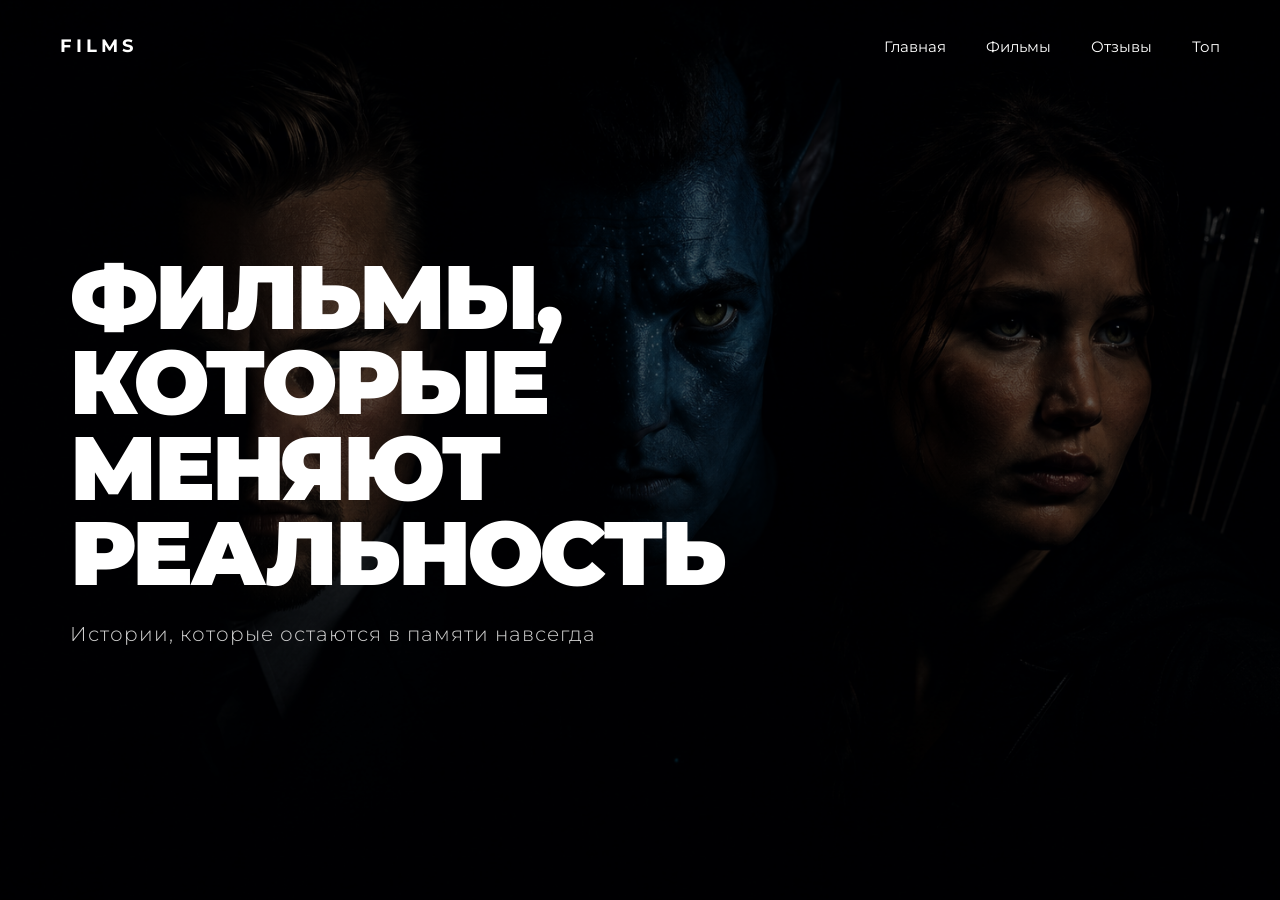
<file: index.html>
<!DOCTYPE html>
<html lang="ru">
<head>

    <meta charset="UTF-8">
    <meta name="viewport" content="width=device-width, initial-scale=1.0">

    <title>Фильмы</title>

    <link rel="stylesheet" href="./style.css">

    <!-- Шрифты -->

    <link rel="preconnect" href="https://fonts.googleapis.com">

    <link href="https://fonts.googleapis.com/css2?family=Montserrat:wght@300;400;700;900&display=swap" rel="stylesheet">

</head>

<body>

    <header>

        <nav class="navbar">

            <div class="logo">
                FILMS
            </div>

            <ul class="nav-links">

                <li><a href="index.html">Главная</a></li>
                <li><a href="movies.html">Фильмы</a></li>
                <li><a href="reviews.html">Отзывы</a></li>
                <li><a href="top.html">Топ</a></li>

            </ul>

        </nav>

    </header>

    <main class="hero">

        <div class="overlay"></div>

        <div class="hero-content">

            <h1>
                ФИЛЬМЫ,<br>
                КОТОРЫЕ<br>
                МЕНЯЮТ<br>
                РЕАЛЬНОСТЬ
            </h1>

            <p>
                Истории, которые остаются в памяти навсегда
            </p>

        </div>

    </main>

</body>
</html>
</file>
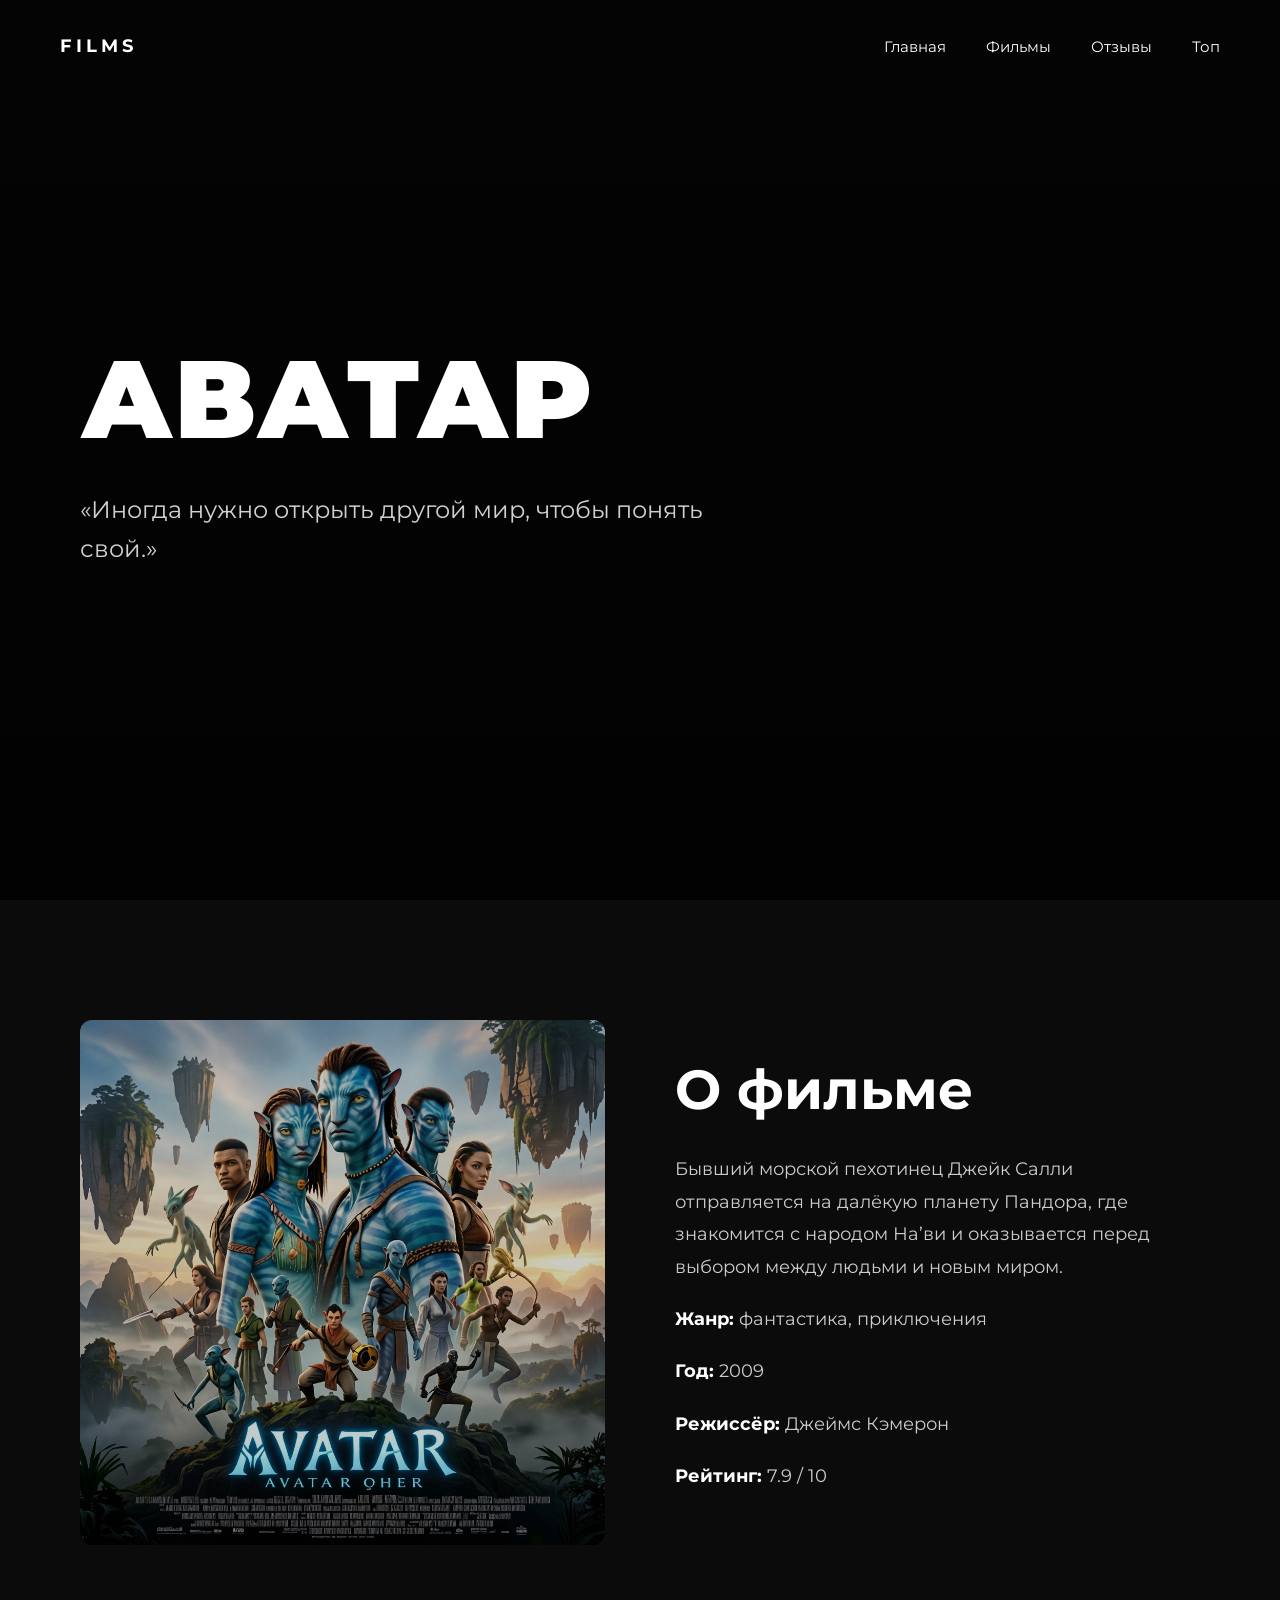
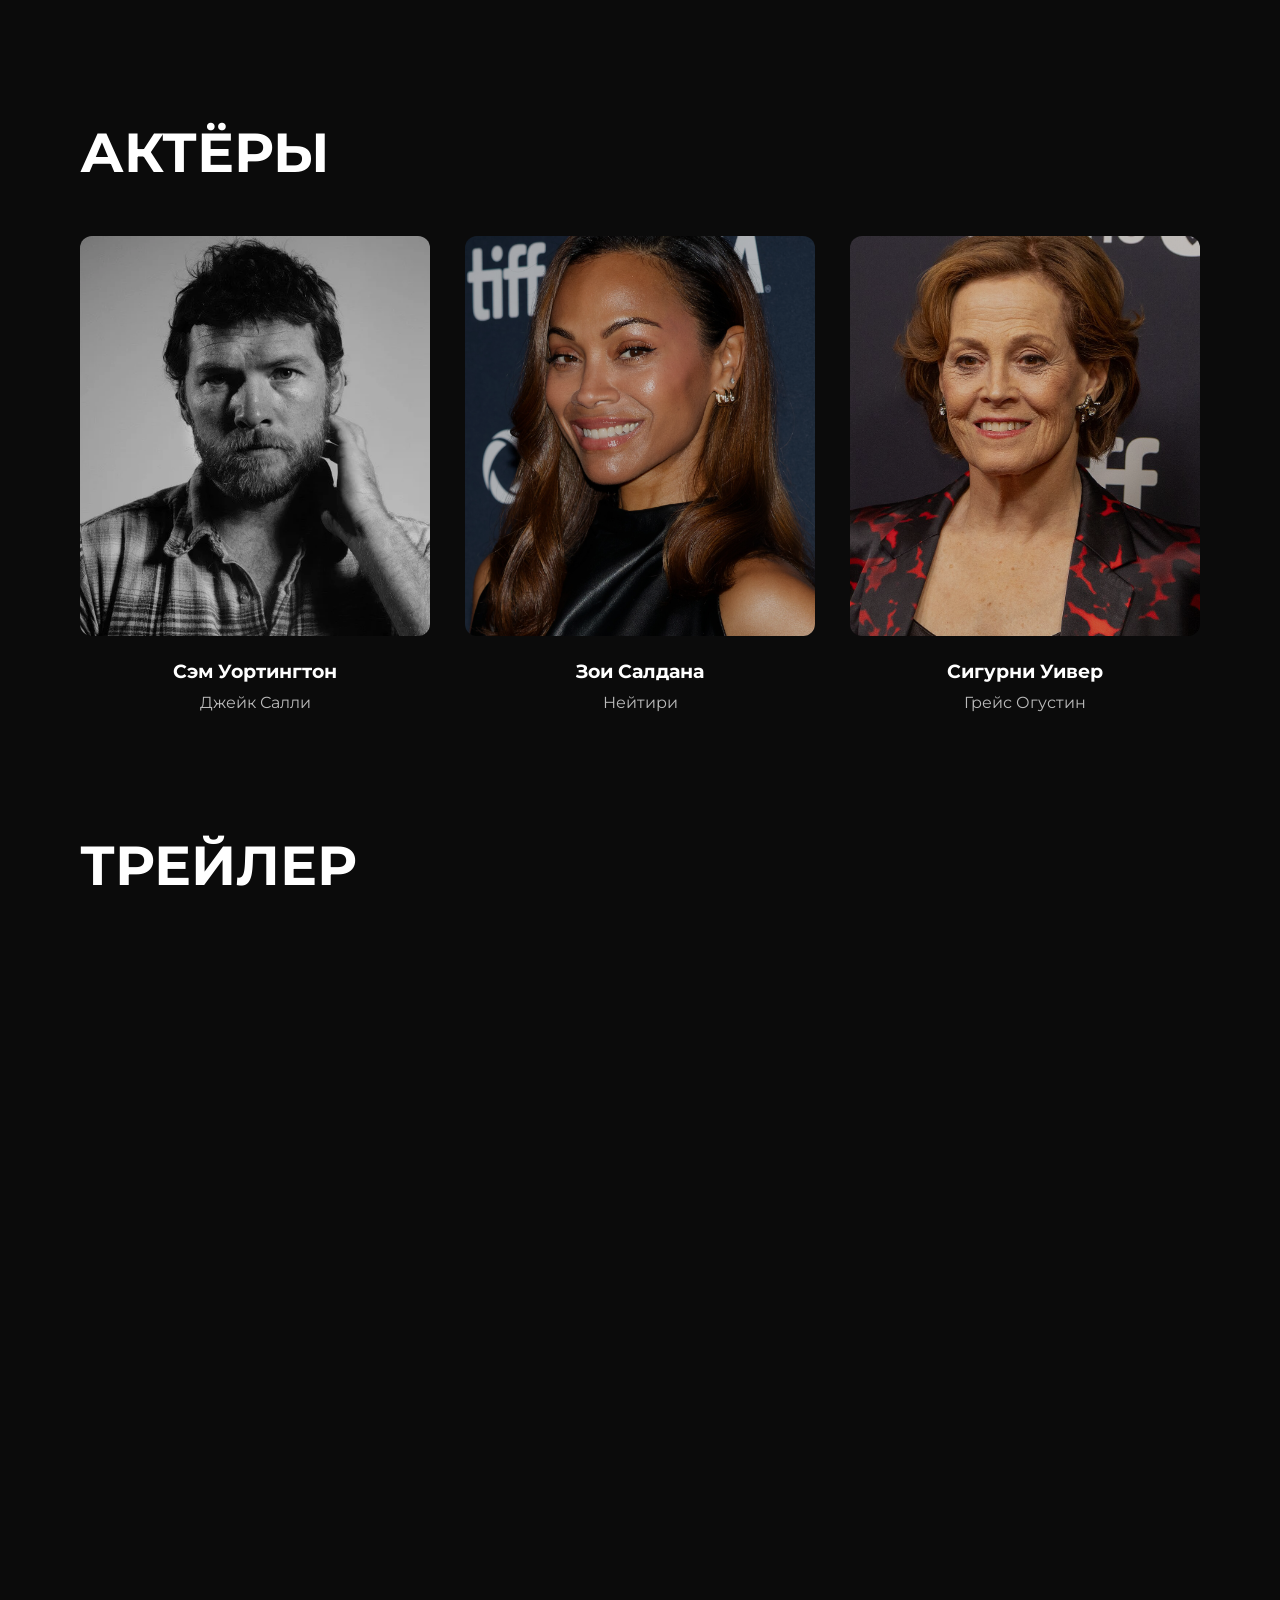
<file: avatar.html>
<!DOCTYPE html>
<html lang="ru">
<head>

    <meta charset="UTF-8">
    <meta name="viewport" content="width=device-width, initial-scale=1.0">

    <title>Аватар</title>

    <link rel="stylesheet" href="./style.css">

    <!-- Шрифты -->

    <link rel="preconnect" href="https://fonts.googleapis.com">

    <link href="https://fonts.googleapis.com/css2?family=Montserrat:wght@300;400;700;900&display=swap" rel="stylesheet">

</head>

<body class="avatar-page">

    <!-- НАВИГАЦИЯ -->

    <header>

        <nav class="navbar">

            <div class="logo">
                FILMS
            </div>

            <ul class="nav-links">

                <li><a href="index.html">Главная</a></li>
                <li><a href="movies.html">Фильмы</a></li>
                <li><a href="reviews.html">Отзывы</a></li>
                <li><a href="top.html">Топ</a></li>

            </ul>

        </nav>

    </header>

    <!-- БАННЕР -->

    <main class="movie-hero">

        <div class="hero-overlay"></div>

        <div class="movie-content">

            <h1>АВАТАР</h1>

            <p class="quote">
                «Иногда нужно открыть другой мир,
                чтобы понять свой.»
            </p>

        </div>

    </main>

    <!-- ИНФОРМАЦИЯ -->

    <section class="movie-info-section">

        <div class="info-left">

            <img src="avatar.jpeg" alt="Аватар">

        </div>

        <div class="info-right">

            <h2>О фильме</h2>

            <p>
                Бывший морской пехотинец Джейк Салли
                отправляется на далёкую планету Пандора,
                где знакомится с народом На’ви и оказывается
                перед выбором между людьми и новым миром.
            </p>

            <div class="movie-details">

                <p><span>Жанр:</span> фантастика, приключения</p>

                <p><span>Год:</span> 2009</p>

                <p><span>Режиссёр:</span> Джеймс Кэмерон</p>

                <p><span>Рейтинг:</span> 7.9 / 10</p>

            </div>

        </div>

    </section>

    <!-- АКТЁРЫ -->

    <section class="actors-section">

        <h2>АКТЁРЫ</h2>

        <div class="actors-container">

            <div class="actor-card">

                <img src="./sam.webp" alt="Сэм Уортингтон">

                <h3>Сэм Уортингтон</h3>

                <p>Джейк Салли</p>

            </div>

            <div class="actor-card">

                <img src="./zoe.jpg" alt="Зои Салдана">

                <h3>Зои Салдана</h3>

                <p>Нейтири</p>

            </div>

            <div class="actor-card">

                <img src="./sigourney.jpg" alt="Сигурни Уивер">

                <h3>Сигурни Уивер</h3>

                <p>Грейс Огустин</p>

            </div>

        </div>

    </section>

    <!-- ТРЕЙЛЕР -->

    <section class="trailer-section">

        <h2>ТРЕЙЛЕР</h2>

        <div class="trailer">

            <iframe
    src="https://rutube.ru/play/embed/2e29e62d4d7f289518bfab46945f761f"
    frameborder="0"
    allowfullscreen>
</iframe>

        </div>

    </section>

</body>
</html>
</file>
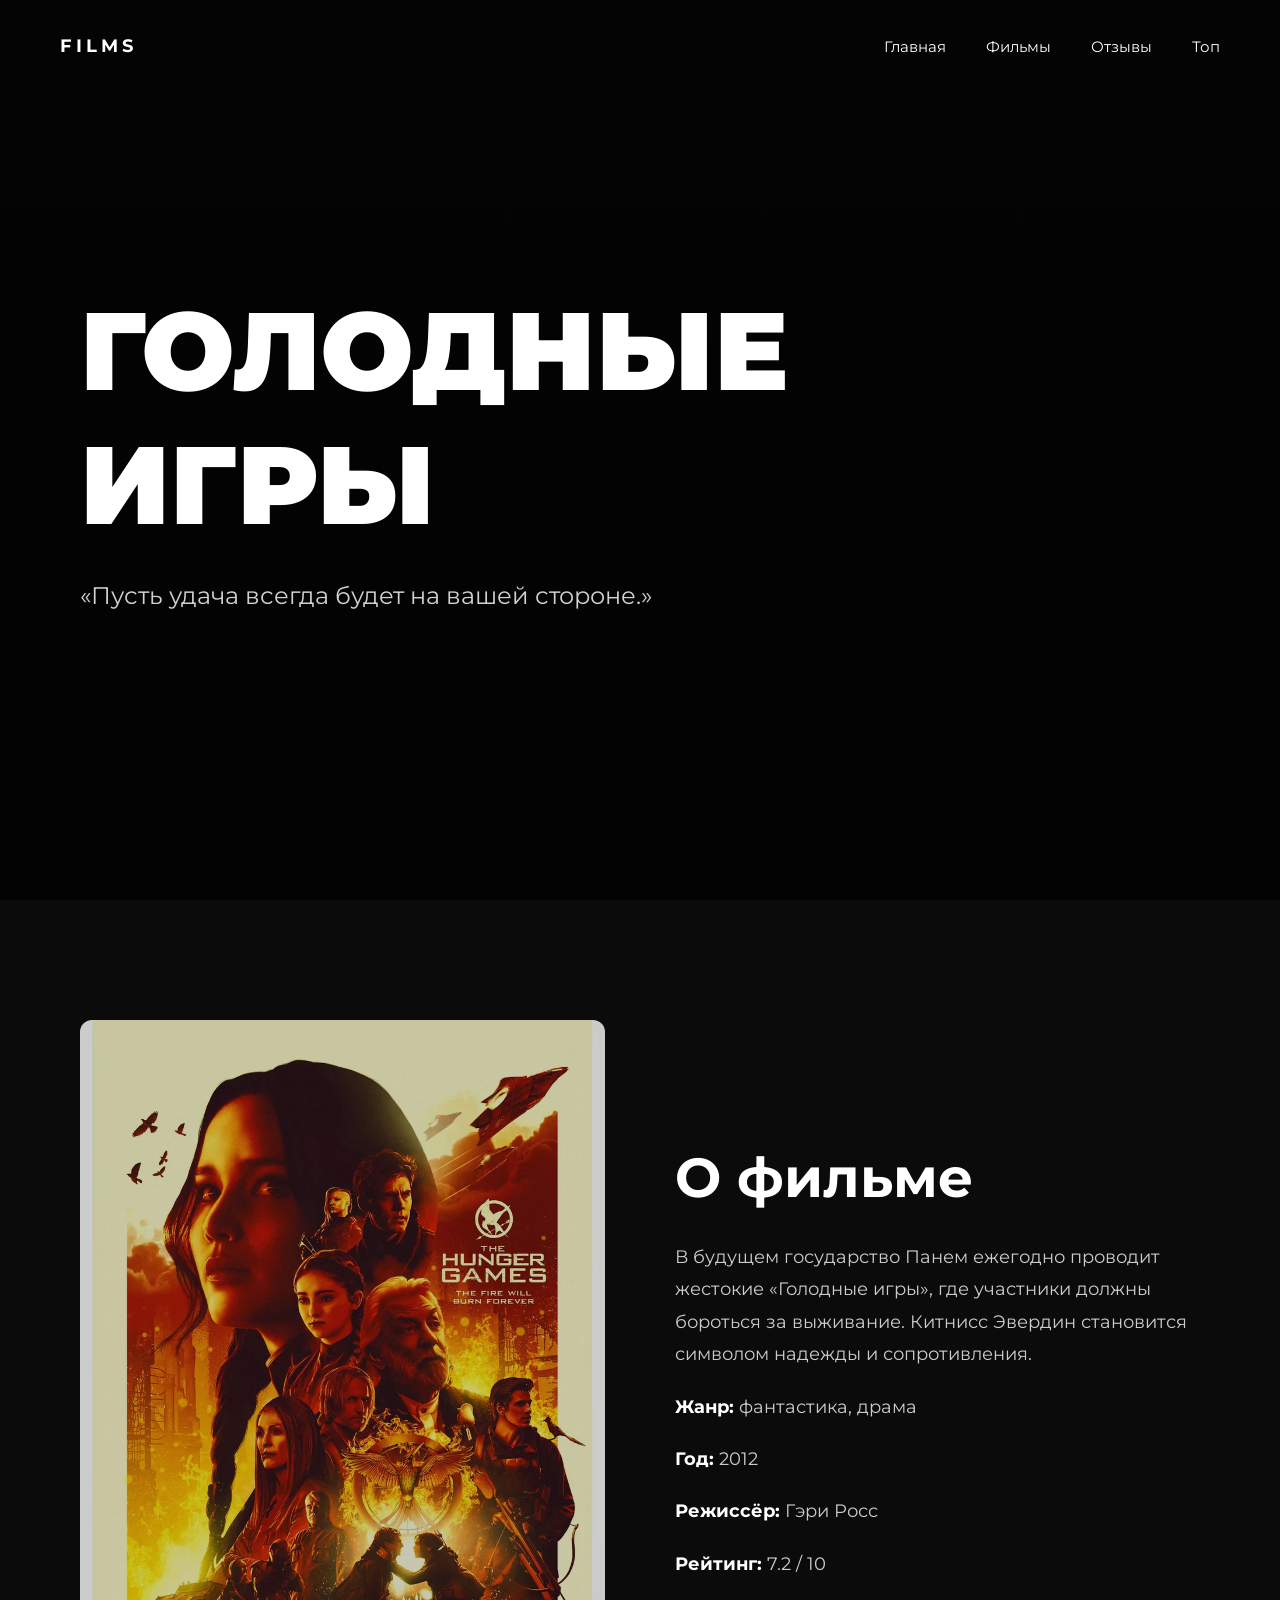
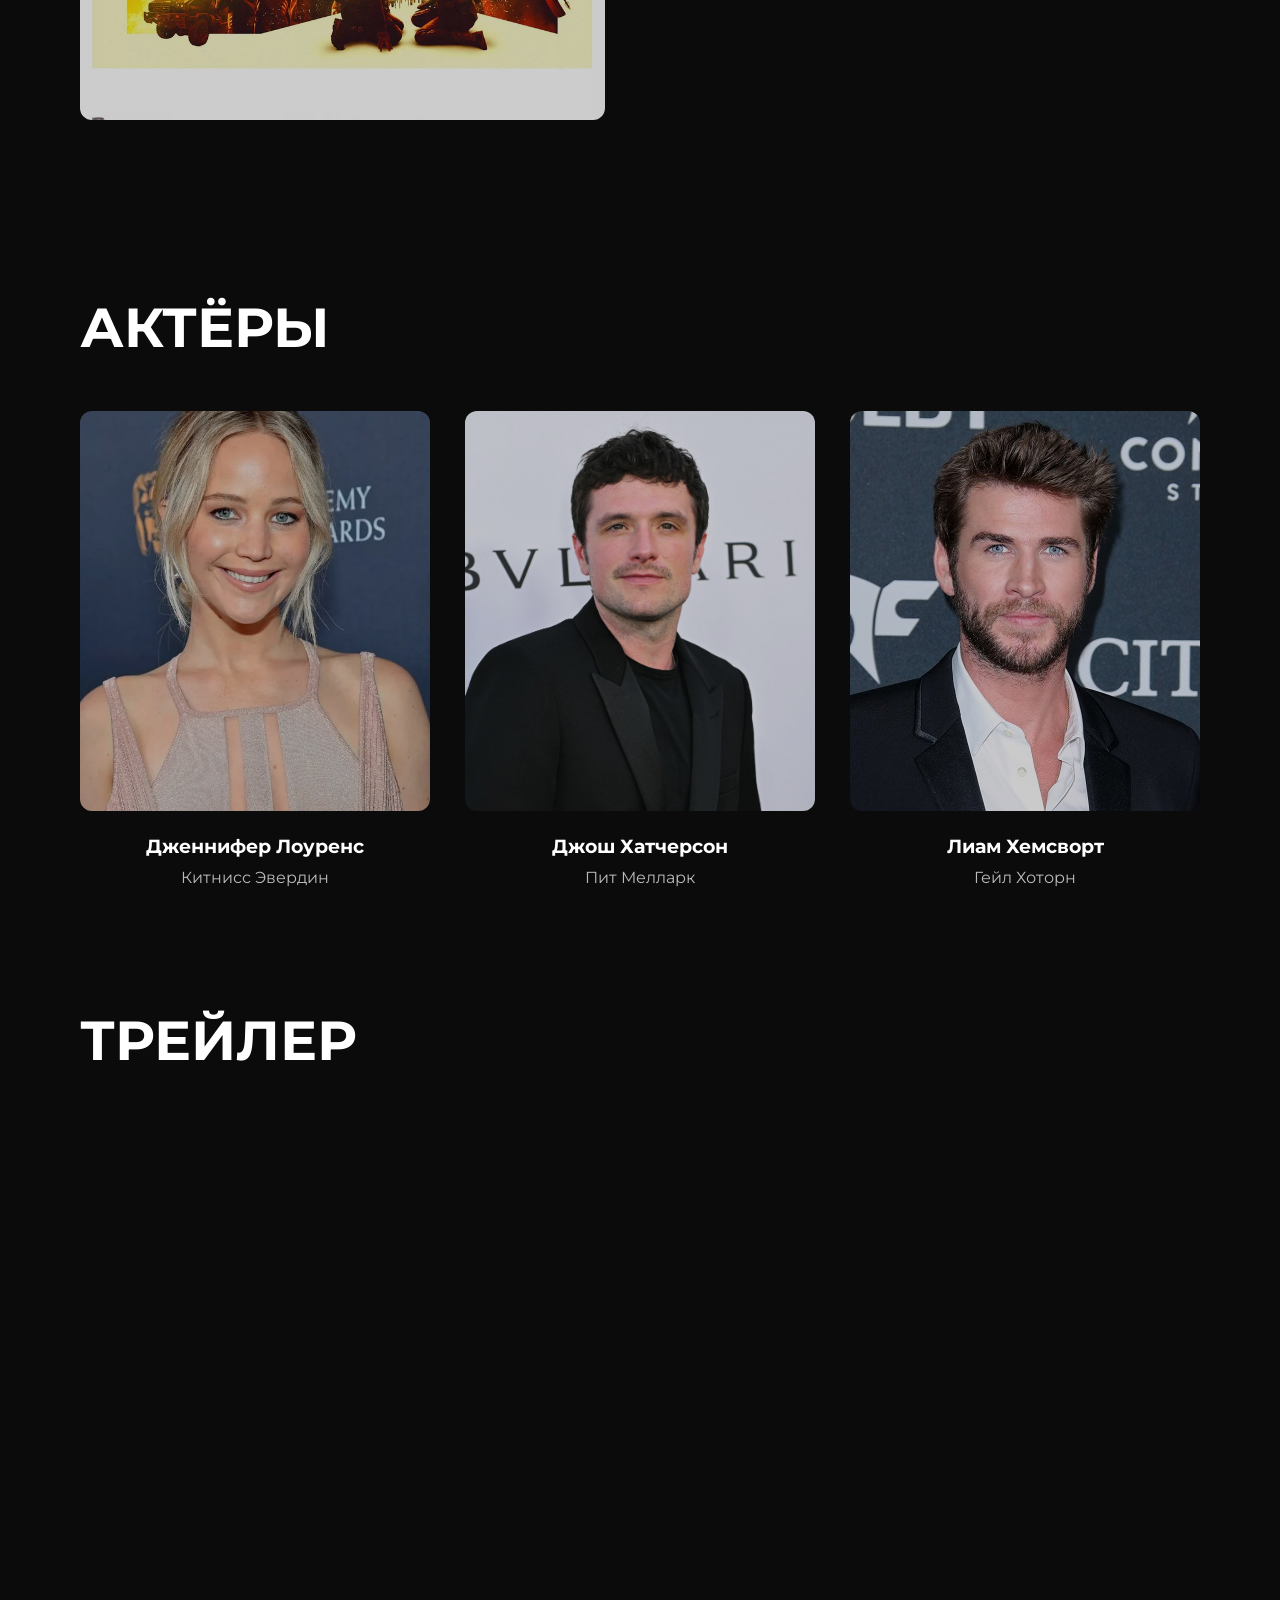
<file: hungergames.html>
<!DOCTYPE html>
<html lang="ru">
<head>

    <meta charset="UTF-8">
    <meta name="viewport" content="width=device-width, initial-scale=1.0">

    <title>Голодные игры</title>

    <link rel="stylesheet" href="./style.css">

    <!-- Шрифты -->

    <link rel="preconnect" href="https://fonts.googleapis.com">

    <link href="https://fonts.googleapis.com/css2?family=Montserrat:wght@300;400;700;900&display=swap" rel="stylesheet">

</head>

<body class="avatar-page">

    <!-- НАВИГАЦИЯ -->

    <header>

        <nav class="navbar">

            <div class="logo">
                FILMS
            </div>

            <ul class="nav-links">

                <li><a href="index.html">Главная</a></li>
                <li><a href="movies.html">Фильмы</a></li>
                <li><a href="reviews.html">Отзывы</a></li>
                <li><a href="top.html">Топ</a></li>

            </ul>

        </nav>

    </header>

    <!-- БАННЕР -->

    <main class="movie-hero hunger-hero">

        <div class="hero-overlay"></div>

        <div class="movie-content">

            <h1>ГОЛОДНЫЕ ИГРЫ</h1>

            <p class="quote">
                «Пусть удача всегда будет на вашей стороне.»
            </p>

        </div>

    </main>

    <!-- ИНФОРМАЦИЯ -->

    <section class="movie-info-section">

        <div class="info-left">

            <img src="./Hunger.webp" alt="Голодные игры">

        </div>

        <div class="info-right">

            <h2>О фильме</h2>

            <p>
                В будущем государство Панем ежегодно
                проводит жестокие «Голодные игры»,
                где участники должны бороться
                за выживание. Китнисс Эвердин
                становится символом надежды
                и сопротивления.
            </p>

            <div class="movie-details">

                <p><span>Жанр:</span> фантастика, драма</p>

                <p><span>Год:</span> 2012</p>

                <p><span>Режиссёр:</span> Гэри Росс</p>

                <p><span>Рейтинг:</span> 7.2 / 10</p>

            </div>

        </div>

    </section>

    <!-- АКТЁРЫ -->

    <section class="actors-section">

        <h2>АКТЁРЫ</h2>

        <div class="actors-container">

            <div class="actor-card">

                <img src="./jenifer.webp" alt="Дженнифер Лоуренс">

                <h3>Дженнифер Лоуренс</h3>

                <p>Китнисс Эвердин</p>

            </div>

            <div class="actor-card">

                <img src="josh.jpg" alt="Джош Хатчерсон">

                <h3>Джош Хатчерсон</h3>

                <p>Пит Мелларк</p>

            </div>

            <div class="actor-card">

                <img src="./liam.jpg" alt="Лиам Хемсворт">

                <h3>Лиам Хемсворт</h3>

                <p>Гейл Хоторн</p>

            </div>

        </div>

    </section>

    <!-- ТРЕЙЛЕР -->

    <section class="trailer-section">

        <h2>ТРЕЙЛЕР</h2>

        <div class="trailer">

            <iframe
    src="https://rutube.ru/play/embed/71acc3103b4887f6f30a72d694058108/"
    frameborder="0"
    allowfullscreen>
</iframe>

        </div>

    </section>

</body>
</html>
</file>
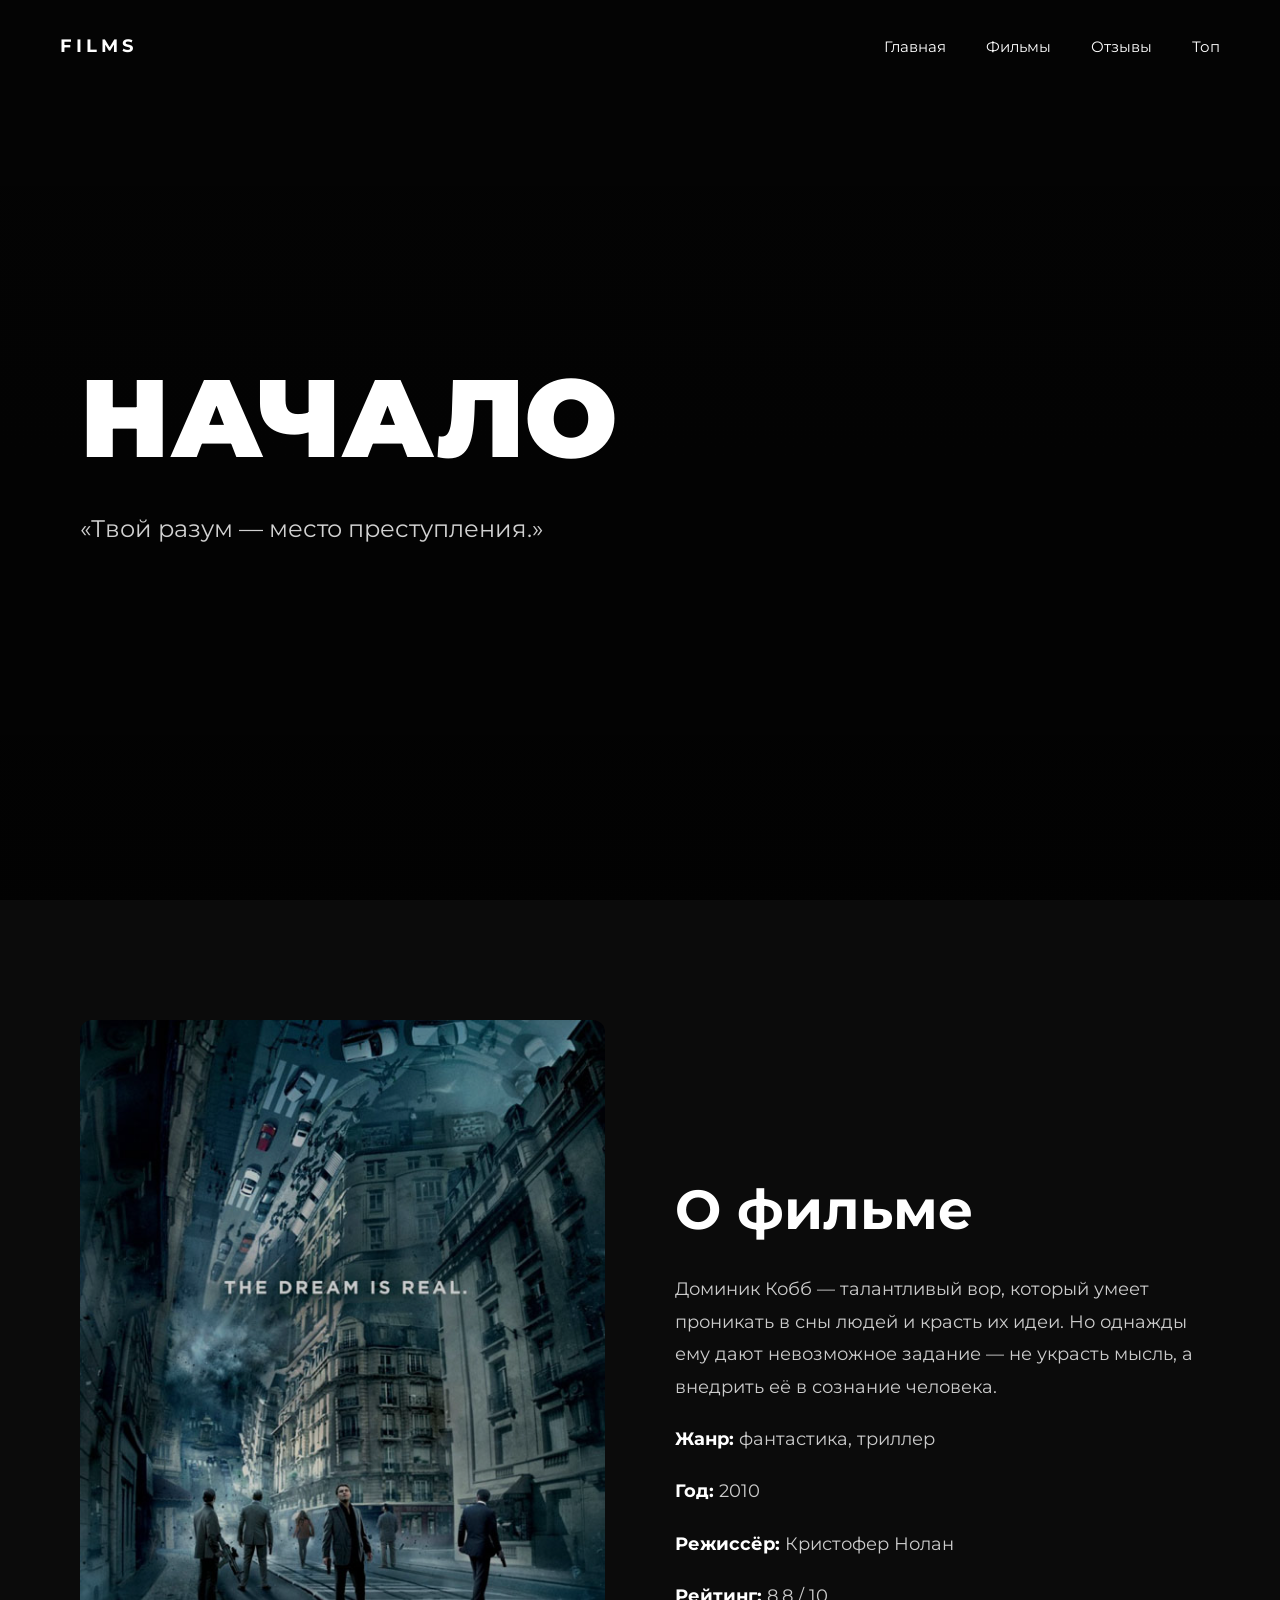
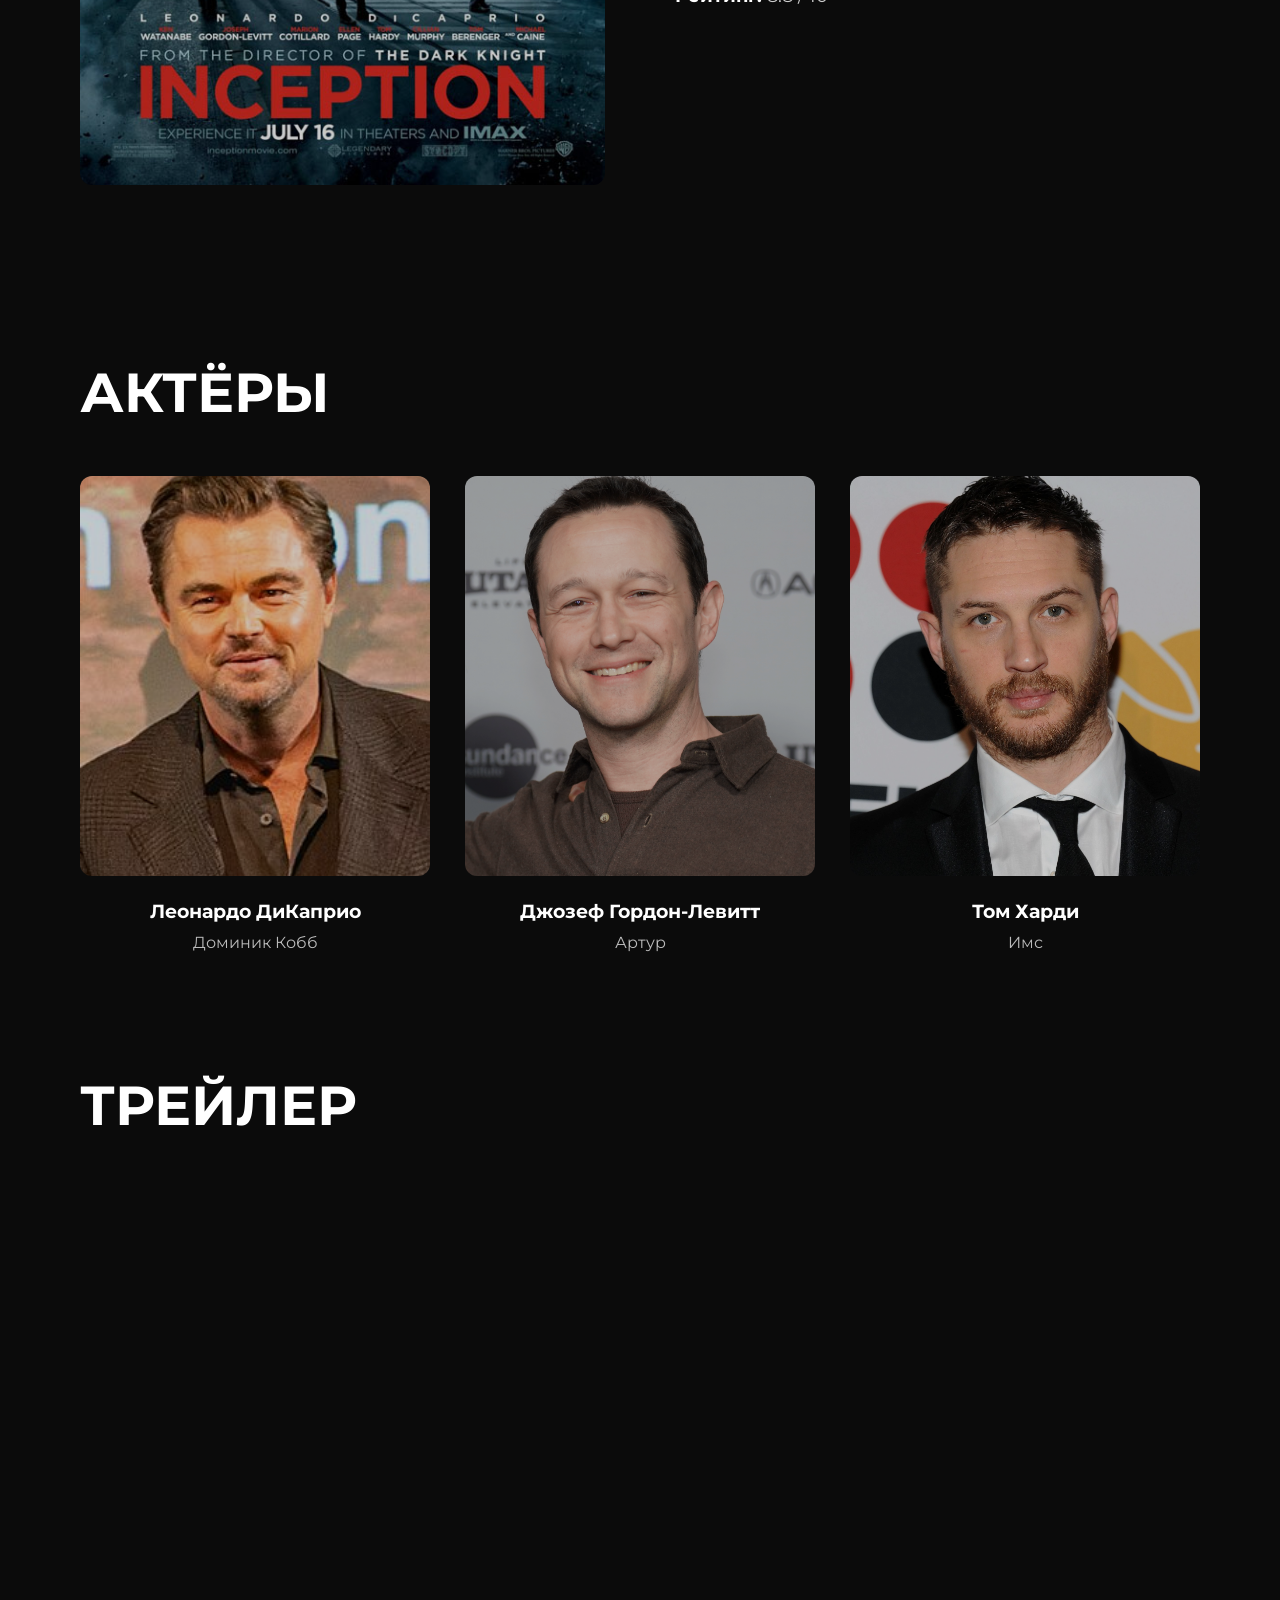
<file: inception.html>
<!DOCTYPE html>
<html lang="ru">
<head>

    <meta charset="UTF-8">
    <meta name="viewport" content="width=device-width, initial-scale=1.0">

    <title>Начало</title>

    <link rel="stylesheet" href="./style.css">

    <!-- Шрифты -->

    <link rel="preconnect" href="https://fonts.googleapis.com">

    <link href="https://fonts.googleapis.com/css2?family=Montserrat:wght@300;400;700;900&display=swap" rel="stylesheet">

</head>

<body class="avatar-page">

    <!-- НАВИГАЦИЯ -->

    <header>

        <nav class="navbar">

            <div class="logo">
                FILMS
            </div>

            <ul class="nav-links">

                <li><a href="index.html">Главная</a></li>
                <li><a href="movies.html">Фильмы</a></li>
                <li><a href="reviews.html">Отзывы</a></li>
                <li><a href="top.html">Топ</a></li>

            </ul>

        </nav>

    </header>

    <!-- БАННЕР -->

    <main class="movie-hero inception-hero">

        <div class="hero-overlay"></div>

        <div class="movie-content">

            <h1>НАЧАЛО</h1>

            <p class="quote">
                «Твой разум — место преступления.»
            </p>

        </div>

    </main>

    <!-- ИНФОРМАЦИЯ -->

    <section class="movie-info-section">

        <div class="info-left">

            <img src="./inception.jpg" alt="Начало">

        </div>

        <div class="info-right">

            <h2>О фильме</h2>

            <p>
                Доминик Кобб — талантливый вор,
                который умеет проникать в сны людей
                и красть их идеи. Но однажды ему дают
                невозможное задание — не украсть мысль,
                а внедрить её в сознание человека.
            </p>

            <div class="movie-details">

                <p><span>Жанр:</span> фантастика, триллер</p>

                <p><span>Год:</span> 2010</p>

                <p><span>Режиссёр:</span> Кристофер Нолан</p>

                <p><span>Рейтинг:</span> 8.8 / 10</p>

            </div>

        </div>

    </section>

    <!-- АКТЁРЫ -->

    <section class="actors-section">

        <h2>АКТЁРЫ</h2>

        <div class="actors-container">

            <div class="actor-card">

                <img src="./leonardodicaprio.jpg" alt="Леонардо ДиКаприо">

                <h3>Леонардо ДиКаприо</h3>

                <p>Доминик Кобб</p>

            </div>

            <div class="actor-card">

                <img src="./josefgordon.jpg" alt="Джозеф Гордон-Левитт">

                <h3>Джозеф Гордон-Левитт</h3>

                <p>Артур</p>

            </div>

            <div class="actor-card">

                <img src="./tomhardi.jpg" alt="Том Харди">

                <h3>Том Харди</h3>

                <p>Имс</p>

            </div>

        </div>

    </section>

    <!-- ТРЕЙЛЕР -->

    <section class="trailer-section">

        <h2>ТРЕЙЛЕР</h2>

        <div class="trailer">

            <iframe
    src="https://rutube.ru/play/embed/11423fbbfc963d02ae5fea77d3ee4145/"
    frameborder="0"
    allowfullscreen>
</iframe>

        </div>

    </section>

</body>
</html>
</file>
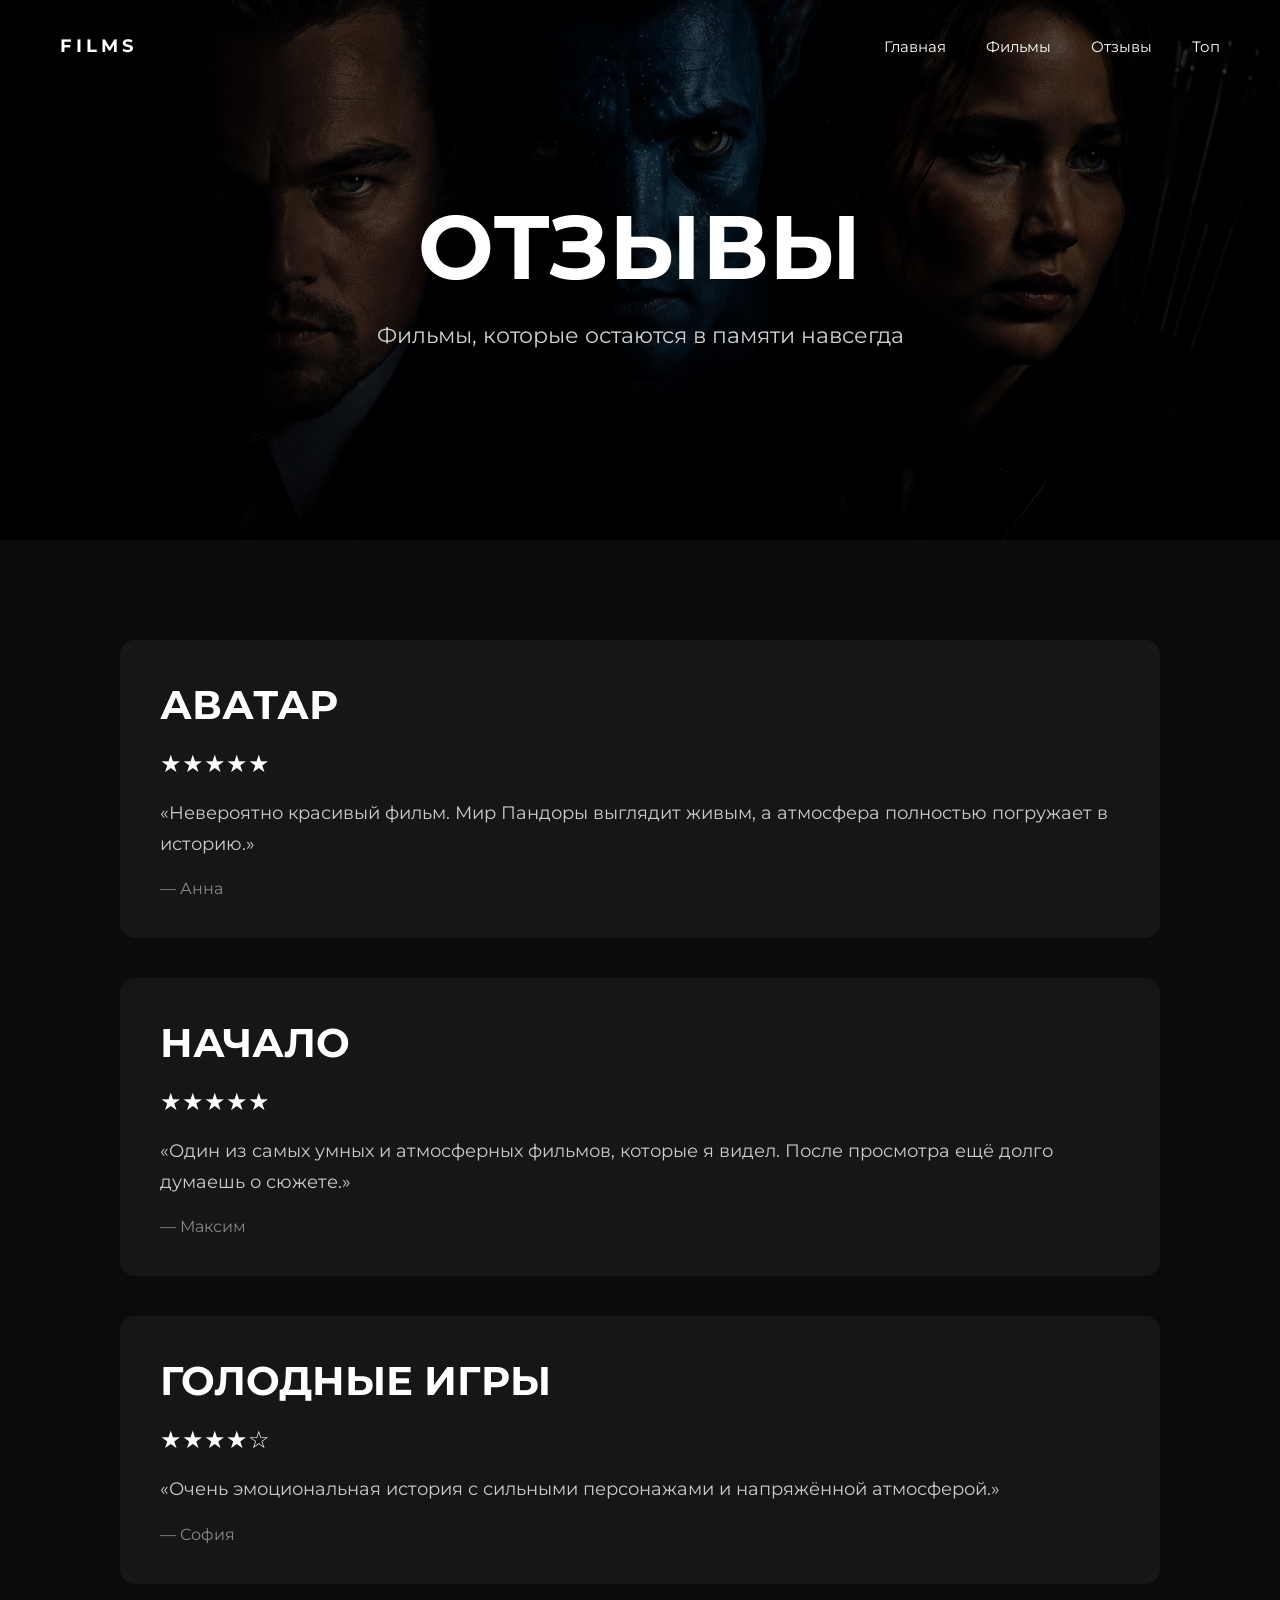
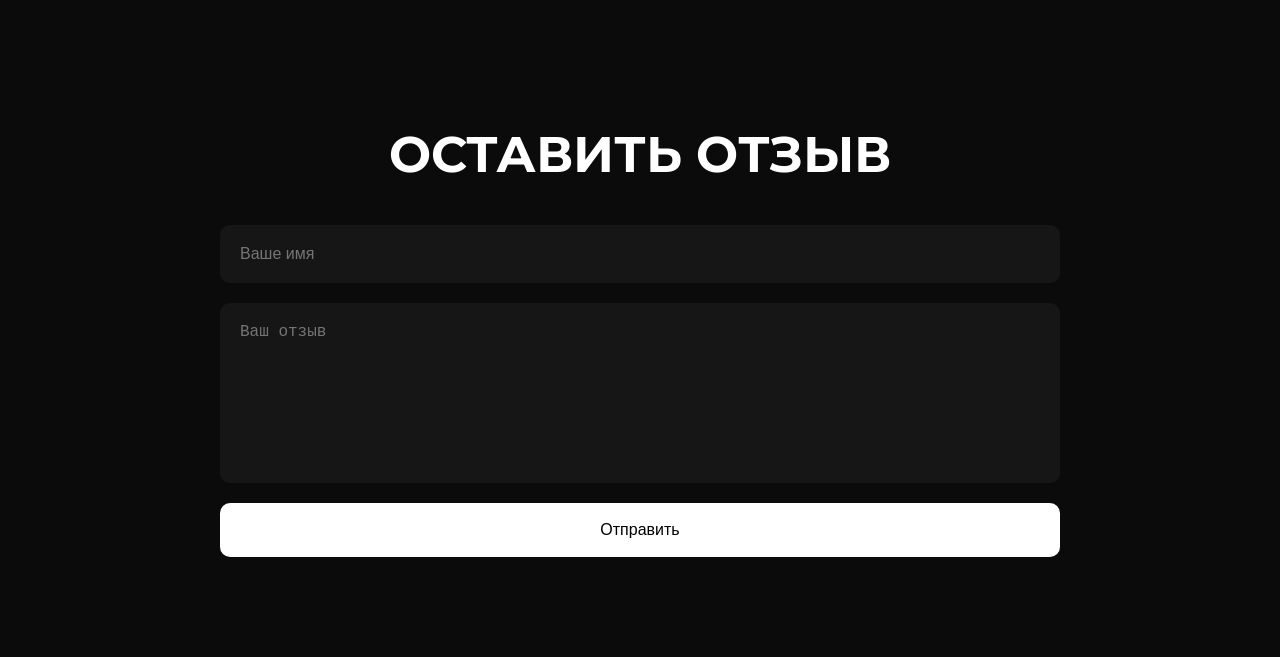
<file: reviews.html>
<!DOCTYPE html>
<html lang="ru">
<head>

    <meta charset="UTF-8">

    <meta name="viewport" content="width=device-width, initial-scale=1.0">

    <title>Отзывы</title>

    <link rel="stylesheet" href="./style.css">

    <link rel="preconnect" href="https://fonts.googleapis.com">

    <link href="https://fonts.googleapis.com/css2?family=Montserrat:wght@300;400;700;900&display=swap" rel="stylesheet">

</head>

<body class="reviews-page">

    <!-- НАВИГАЦИЯ -->

    <header>

        <nav class="navbar">

            <div class="logo">
                FILMS
            </div>

            <ul class="nav-links">

                <li><a href="index.html">Главная</a></li>

                <li><a href="movies.html">Фильмы</a></li>

                <li><a href="reviews.html">Отзывы</a></li>

                <li><a href="top.html">Топ</a></li>

            </ul>

        </nav>

    </header>

    <!-- ГЛАВНЫЙ БЛОК -->

    <section class="reviews-hero">

        <div class="reviews-content">

            <h1>ОТЗЫВЫ</h1>

            <p>
                Фильмы, которые остаются в памяти навсегда
            </p>

        </div>

    </section>

    <!-- ОТЗЫВЫ -->

    <section class="reviews-section">

        <!-- АВАТАР -->

        <div class="review-card">

            <h2>АВАТАР</h2>

            <div class="stars">
                ★★★★★
            </div>

            <p>
                «Невероятно красивый фильм.
                Мир Пандоры выглядит живым,
                а атмосфера полностью погружает
                в историю.»
            </p>

            <span>
                — Анна
            </span>

        </div>

        <!-- НАЧАЛО -->

        <div class="review-card">

            <h2>НАЧАЛО</h2>

            <div class="stars">
                ★★★★★
            </div>

            <p>
                «Один из самых умных и атмосферных
                фильмов, которые я видел.
                После просмотра ещё долго думаешь
                о сюжете.»
            </p>

            <span>
                — Максим
            </span>

        </div>

        <!-- ГОЛОДНЫЕ ИГРЫ -->

        <div class="review-card">

            <h2>ГОЛОДНЫЕ ИГРЫ</h2>

            <div class="stars">
                ★★★★☆
            </div>

            <p>
                «Очень эмоциональная история
                с сильными персонажами
                и напряжённой атмосферой.»
            </p>

            <span>
                — София
            </span>

        </div>

    </section>

    <!-- ФОРМА -->

    <section class="form-section">

        <h2>ОСТАВИТЬ ОТЗЫВ</h2>

        <form class="review-form">

            <input type="text" placeholder="Ваше имя">

            <textarea placeholder="Ваш отзыв"></textarea>

            <button type="submit">
                Отправить
            </button>

        </form>

    </section>

</body>
</html>
</file>
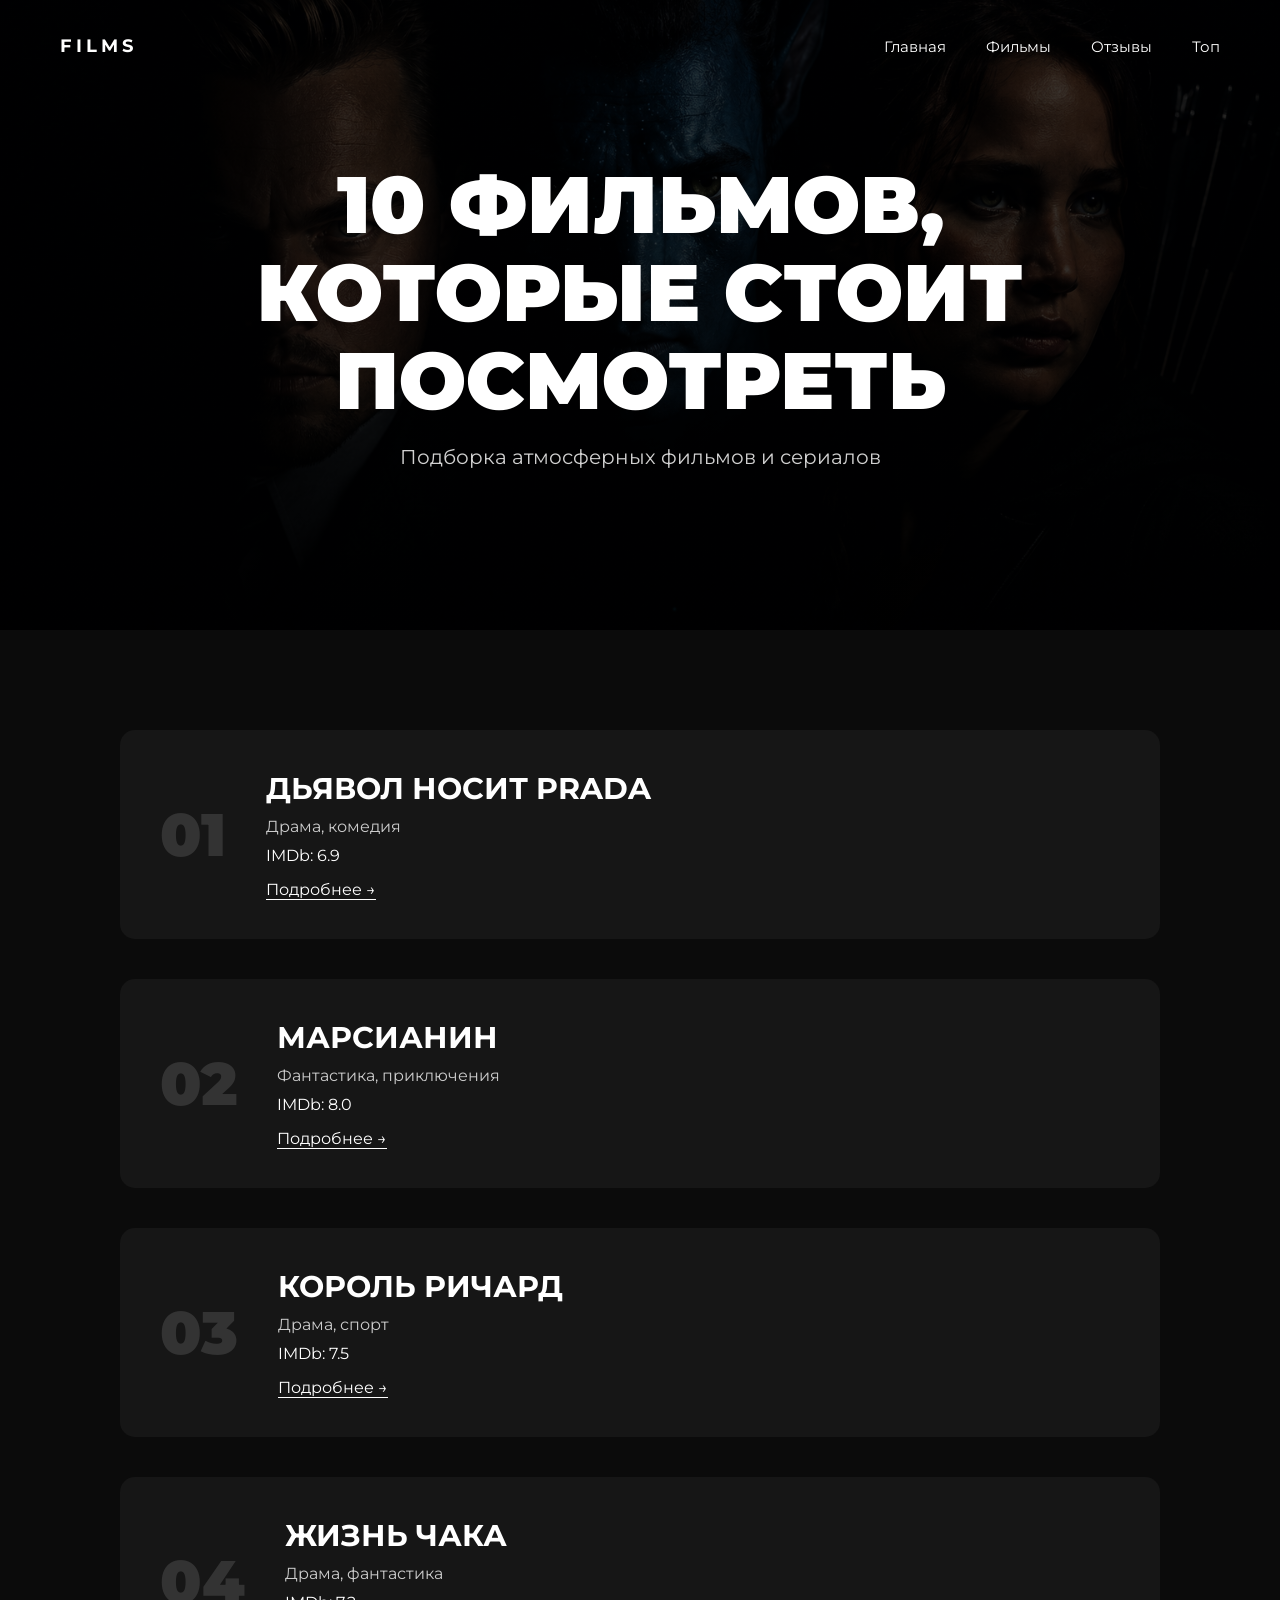
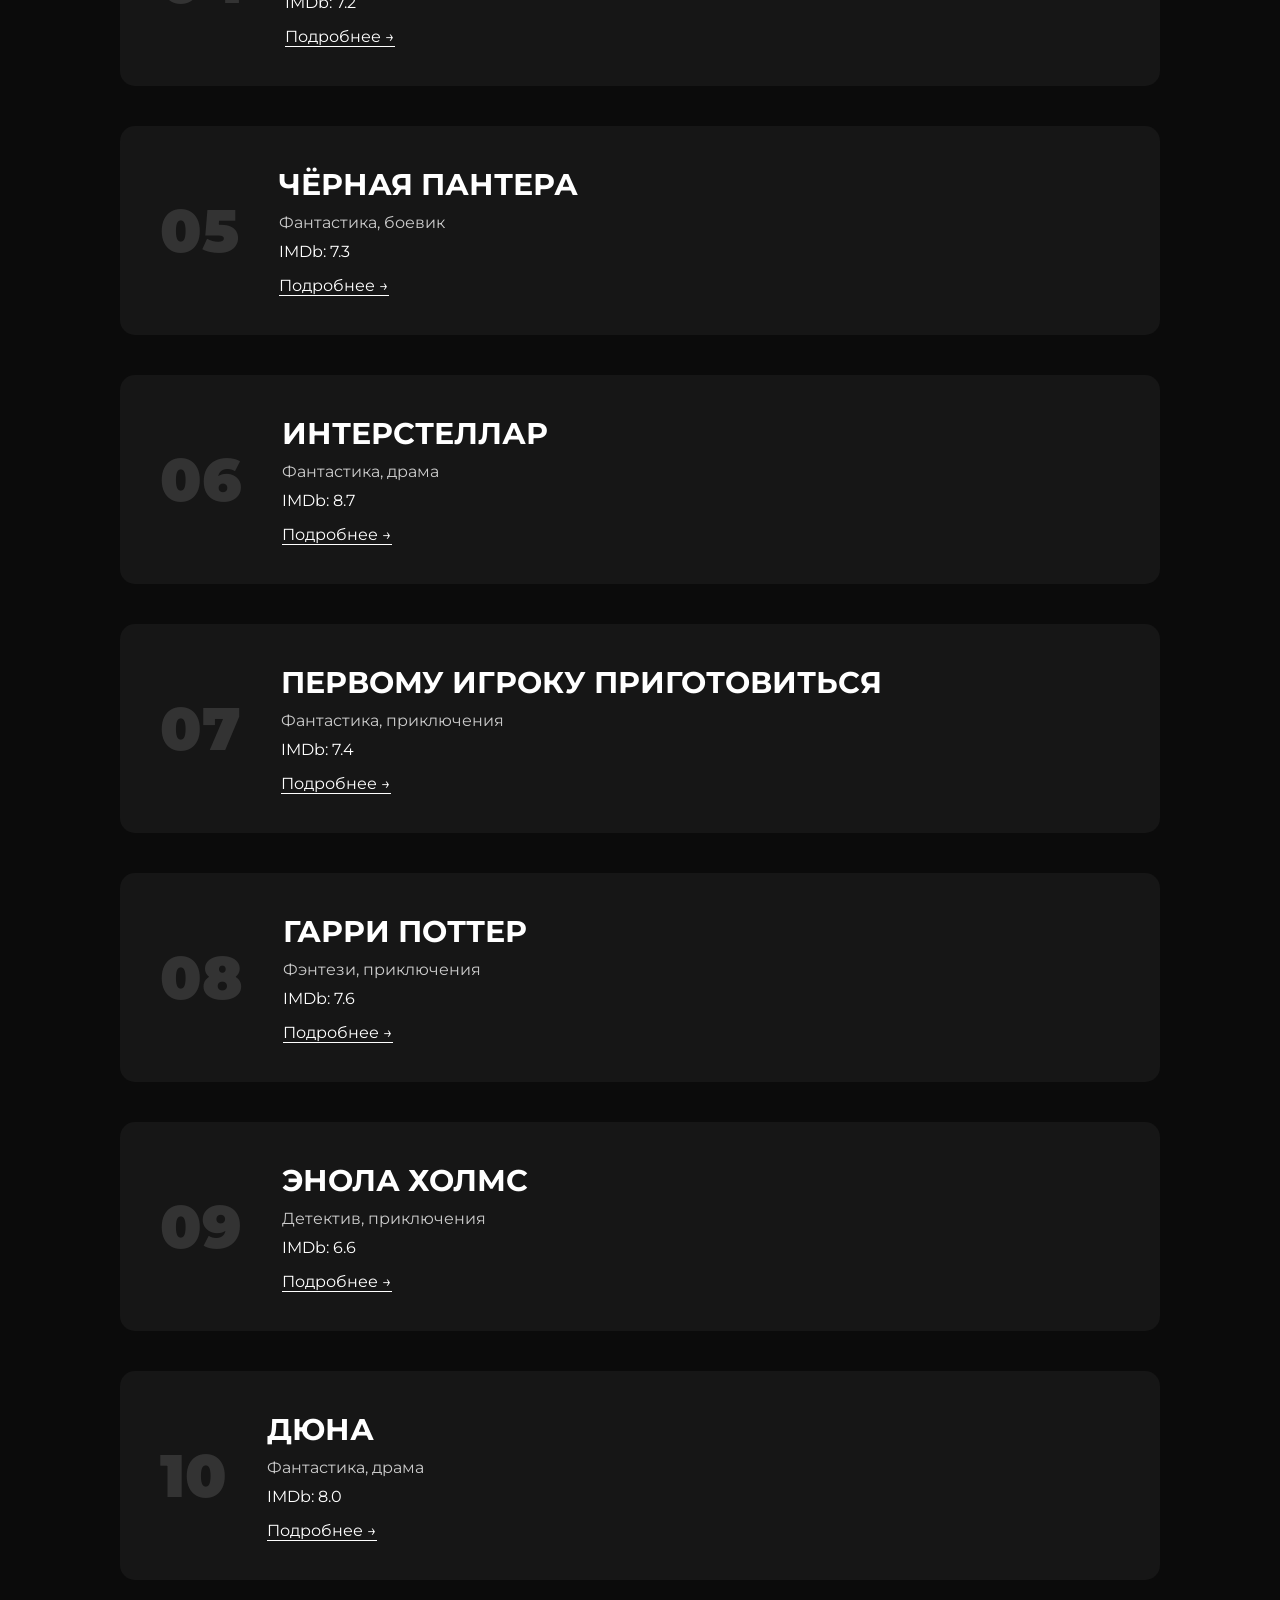
<file: top.html>
<!DOCTYPE html>
<html lang="ru">
<head>

    <meta charset="UTF-8">

    <meta name="viewport" content="width=device-width, initial-scale=1.0">

    <title>Топ фильмов</title>

    <link rel="stylesheet" href="./style.css">

    <link rel="preconnect" href="https://fonts.googleapis.com">

    <link href="https://fonts.googleapis.com/css2?family=Montserrat:wght@300;400;700;900&display=swap" rel="stylesheet">

</head>

<body class="top-page">

    <!-- НАВИГАЦИЯ -->

    <header>

        <nav class="navbar">

            <div class="logo">
                FILMS
            </div>

            <ul class="nav-links">

                <li><a href="index.html">Главная</a></li>

                <li><a href="movies.html">Фильмы</a></li>

                <li><a href="reviews.html">Отзывы</a></li>

                <li><a href="top.html">Топ</a></li>

            </ul>

        </nav>

    </header>

    <!-- ГЛАВНЫЙ БЛОК -->

    <section class="top-hero">

        <div class="top-content">

            <h1>
                10 ФИЛЬМОВ,<br>
                КОТОРЫЕ СТОИТ ПОСМОТРЕТЬ
            </h1>

            <p>
                Подборка атмосферных фильмов и сериалов
            </p>

        </div>

    </section>

    <!-- ФИЛЬМЫ -->

    <section class="top-section">

        <!-- 1 -->

        <div class="top-card">

            <div class="top-number">01</div>

            <div class="top-info">

                <h2>ДЬЯВОЛ НОСИТ PRADA</h2>

                <p>Драма, комедия</p>

                <span>IMDb: 6.9</span>

                <a href="https://ru.wikipedia.org/wiki/Дьявол_носит_Prada" target="_blank">
                    Подробнее →
                </a>

            </div>

        </div>

        <!-- 2 -->

        <div class="top-card">

            <div class="top-number">02</div>

            <div class="top-info">

                <h2>МАРСИАНИН</h2>

                <p>Фантастика, приключения</p>

                <span>IMDb: 8.0</span>

                <a href="https://ru.wikipedia.org/wiki/Марсианин_(фильм)" target="_blank">
                    Подробнее →
                </a>

            </div>

        </div>

        <!-- 3 -->

        <div class="top-card">

            <div class="top-number">03</div>

            <div class="top-info">

                <h2>КОРОЛЬ РИЧАРД</h2>

                <p>Драма, спорт</p>

                <span>IMDb: 7.5</span>

                <a href="https://ru.wikipedia.org/wiki/Король_Ричард" target="_blank">
                    Подробнее →
                </a>

            </div>

        </div>

        <!-- 4 -->

        <div class="top-card">

            <div class="top-number">04</div>

            <div class="top-info">

                <h2>ЖИЗНЬ ЧАКА</h2>

                <p>Драма, фантастика</p>

                <span>IMDb: 7.2</span>

                <a href="https://ru.wikipedia.org/wiki/Жизнь_Чака" target="_blank">
                    Подробнее →
                </a>

            </div>

        </div>

        <!-- 5 -->

        <div class="top-card">

            <div class="top-number">05</div>

            <div class="top-info">

                <h2>ЧЁРНАЯ ПАНТЕРА</h2>

                <p>Фантастика, боевик</p>

                <span>IMDb: 7.3</span>

                <a href="https://ru.wikipedia.org/wiki/Чёрная_пантера_(фильм,_2018)" target="_blank">
                    Подробнее →
                </a>

            </div>

        </div>

        <!-- 6 -->

        <div class="top-card">

            <div class="top-number">06</div>

            <div class="top-info">

                <h2>ИНТЕРСТЕЛЛАР</h2>

                <p>Фантастика, драма</p>

                <span>IMDb: 8.7</span>

                <a href="https://ru.wikipedia.org/wiki/Интерстеллар" target="_blank">
                    Подробнее →
                </a>

            </div>

        </div>

        <!-- 7 -->

        <div class="top-card">

            <div class="top-number">07</div>

            <div class="top-info">

                <h2>ПЕРВОМУ ИГРОКУ ПРИГОТОВИТЬСЯ</h2>

                <p>Фантастика, приключения</p>

                <span>IMDb: 7.4</span>

                <a href="https://ru.wikipedia.org/wiki/Первому_игроку_приготовиться_(фильм)" target="_blank">
                    Подробнее →
                </a>

            </div>

        </div>

        <!-- 8 -->

        <div class="top-card">

            <div class="top-number">08</div>

            <div class="top-info">

                <h2>ГАРРИ ПОТТЕР</h2>

                <p>Фэнтези, приключения</p>

                <span>IMDb: 7.6</span>

                <a href="https://ru.wikipedia.org/wiki/Гарри_Поттер_и_философский_камень_(фильм)" target="_blank">
                    Подробнее →
                </a>

            </div>

        </div>

        <!-- 9 -->

        <div class="top-card">

            <div class="top-number">09</div>

            <div class="top-info">

                <h2>ЭНОЛА ХОЛМС</h2>

                <p>Детектив, приключения</p>

                <span>IMDb: 6.6</span>

                <a href="https://ru.wikipedia.org/wiki/Энола_Холмс" target="_blank">
                    Подробнее →
                </a>

            </div>

        </div>

        <!-- 10 -->

        <div class="top-card">

            <div class="top-number">10</div>

            <div class="top-info">

                <h2>ДЮНА</h2>

                <p>Фантастика, драма</p>

                <span>IMDb: 8.0</span>

                <a href="https://ru.wikipedia.org/wiki/Дюна_(фильм,_2021)" target="_blank">
                    Подробнее →
                </a>

            </div>

        </div>

    </section>

</body>
</html>
</file>
<file: style.css>
*{
    margin: 0;
    padding: 0;
    box-sizing: border-box;
}

body{
    font-family: 'Montserrat', sans-serif;
    overflow-x: hidden;
    background-color: black;
}

/* ===== HEADER ===== */

header{
    position: absolute;
    width: 100%;
    z-index: 100;
}

.navbar{
    display: flex;
    justify-content: space-between;
    align-items: center;

    padding: 35px 60px;
}

.reviews-page{
    color: white;
}

.logo{
    color: white;
    font-size: 18px;
    font-weight: 700;
    letter-spacing: 4px;
}

.nav-links{
    display: flex;
    list-style: none;
    gap: 40px;
}

.nav-links a{
    color: white;
    text-decoration: none;

    font-size: 15px;
    transition: 0.3s;
}

.nav-links a:hover{
    color: #999999;
}

/* ===== HERO ===== */

.hero{
    position: relative;

    width: 100%;
    height: 100vh;

    background-image: url("./main.png");

    background-size: cover;
    background-position: center;

    display: flex;
    align-items: center;

    padding-left: 70px;
}

/* Затемнение */

.overlay{
    position: absolute;

    width: 100%;
    height: 100%;

    background: rgba(0,0,0,0.55);

    top: 0;
    left: 0;
}

/* Текст */

.hero-content{
    position: relative;
    z-index: 10;

    max-width: 700px;
}

.hero-content h1{
    color: white;

    font-size: 90px;
    font-weight: 900;

    line-height: 0.95;
    letter-spacing: -3px;

    margin-bottom: 25px;
}

.hero-content p{
    color: #d1d1d1;

    font-size: 20px;
    font-weight: 300;

    letter-spacing: 1px;
}

/* ===== АДАПТИВНОСТЬ ===== */

@media(max-width: 900px){
    .navbar{
        flex-direction: column;
        gap: 20px;

        padding: 20px;
    }

    .nav-links{
        gap: 20px;
    }

    .hero{
        padding: 30px;
        justify-content: center;
        text-align: center;
    }

    .hero-content h1{
        font-size: 50px;
    }

    .hero-content p{
        font-size: 16px;
    }

}
/* ===== СТРАНИЦА ФИЛЬМОВ ===== */

.movies-page{

    background-image:
    linear-gradient(rgba(0,0,0,0.82),
    rgba(0,0,0,0.82)),
    url("../images/main.jpg");

    background-size: cover;
    background-position: center;
    background-attachment: fixed;

    min-height: 100vh;
}

/* ===== ОСНОВНОЙ БЛОК ===== */

.movies-section{
    padding: 180px 80px 100px;
}

/* ===== БЛОК ФИЛЬМА ===== */

.movie-block{
    display: flex;

    align-items: center;
    justify-content: space-between;

    gap: 80px;

    margin-bottom: 140px;
}

/* ОБРАТНЫЙ БЛОК */

.reverse{
    flex-direction: row-reverse;
}

/* ТЕКСТ */

.movie-text{
    flex: 1;
}

.movie-text h1{
    color: white;

    font-size: 75px;
    font-weight: 900;

    line-height: 0.95;

    margin-bottom: 30px;
}

.movie-text p{
    color: #cfcfcf;

    font-size: 18px;
    line-height: 1.7;

    max-width: 500px;

    margin-bottom: 30px;
}

.movie-text a{
    color: white;

    text-decoration: none;

    font-size: 18px;

    border-bottom: 1px solid white;

    transition: 0.3s;
}

.movie-text a:hover{
    color: #999999;
}

/* КАРТИНКА */

.movie-image{
    flex: 1;
}

.movie-image img{
    width: 100%;
    height: 650px;

    object-fit: cover;

    border-radius: 12px;

    filter: brightness(70%);

    transition: 0.5s;
}

.movie-image img:hover{
    transform: scale(1.03);

    filter: brightness(90%);
}


/* ===== СТРАНИЦА АВАТАР ===== */

.avatar-page{
    background-color: #0b0b0b;
}

/* ===== БАННЕР ===== */

.movie-hero{
    position: relative;

    height: 100vh;

    background-image:
    linear-gradient(rgba(0,0,0,0.65),
    rgba(0,0,0,0.8)),
    url("");

    background-size: cover;
    background-position: center;

    display: flex;
    align-items: center;

    padding-left: 80px;
}

.hero-overlay{
    position: absolute;

    width: 100%;
    height: 100%;

    top: 0;
    left: 0;
}

.movie-content{
    position: relative;
    z-index: 10;

    max-width: 700px;
}

.movie-content h1{
    color: white;

    font-size: 110px;
    font-weight: 900;

    margin-bottom: 25px;
}

.quote{
    color: #d1d1d1;

    font-size: 24px;
    line-height: 1.6;
}

/* ===== ИНФОРМАЦИЯ ===== */

.movie-info-section{
    display: flex;

    gap: 70px;

    align-items: center;

    padding: 120px 80px;
}

.info-left{
    flex: 1;
}

.info-left img{
    width: 100%;

    border-radius: 12px;

    filter: brightness(80%);
}

.info-right{
    flex: 1;
}

.info-right h2{
    color: white;

    font-size: 55px;

    margin-bottom: 30px;
}

.info-right p{
    color: #cccccc;

    font-size: 18px;
    line-height: 1.8;

    margin-bottom: 20px;
}

.movie-details span{
    color: white;
    font-weight: bold;
}

/* ===== АКТЁРЫ ===== */

.actors-section{
    padding: 50px 80px 120px;
}

.actors-section h2{
    color: white;

    font-size: 55px;

    margin-bottom: 50px;
}

.actors-container{
    display: flex;

    gap: 35px;
}

.actor-card{
    flex: 1;

    text-align: center;
}

.actor-card img{
    width: 100%;
    height: 400px;

    object-fit: cover;

    border-radius: 12px;

    margin-bottom: 20px;

    filter: brightness(80%);

    transition: 0.4s;
}

.actor-card img:hover{
    transform: scale(1.03);

    filter: brightness(100%);
}

.actor-card h3{
    color: white;

    margin-bottom: 10px;
}

.actor-card p{
    color: #bbbbbb;
}

/* ===== ТРЕЙЛЕР ===== */

.trailer-section{
    padding: 0 80px 120px;
}

.trailer-section h2{
    color: white;

    font-size: 55px;

    margin-bottom: 50px;
}

.trailer iframe{
    width: 100%;
    height: 700px;

    border-radius: 12px;
}

/* ===== АДАПТИВНОСТЬ ===== */

@media(max-width: 1000px){
    .movie-hero{
        padding: 30px;
        justify-content: center;
        text-align: center;
    }

    .movie-content h1{
        font-size: 60px;
    }

    .quote{
        font-size: 18px;
    }

    .movie-info-section{
        flex-direction: column;

        padding: 80px 30px;
    }

    .actors-section{
        padding: 30px;
    }

    .actors-container{
        flex-direction: column;
    }

    .trailer-section{
        padding: 30px 30px 80px;
    }

    .trailer iframe{
        height: 300px;
    }

    .reviews-page{
        background-color: white;
    }

     .movie-block{
        flex-direction: column;
    }

    .reverse{
        flex-direction: column;
    }

    .movies-section{
        padding: 140px 30px 60px;
    }

    .movie-text h1{
        font-size: 45px;
    }

    .movie-image img{
        height: 450px;
    }
}

/* ===== СТРАНИЦА ОТЗЫВОВ ===== */

.reviews-page{
    background-color: #0b0b0b;
}

/* ===== ВЕРХНИЙ БЛОК ===== */

.reviews-hero{

    height: 60vh;

    background-image: url("./main.png");

    background-color: rgba(0,0,0,0.6);

    background-blend-mode: darken;

    background-size: cover;
    background-position: center;

    display: flex;
    justify-content: center;
    align-items: center;

    text-align: center;

    padding: 20px;
}

.reviews-content h1{
    color: white;

    font-size: 90px;

    margin-bottom: 20px;
}

.reviews-content p{
    color: #d1d1d1;

    font-size: 22px;
}

/* ===== ОТЗЫВЫ ===== */

.reviews-section{

    max-width: 1100px;

    margin: auto;

    padding: 100px 30px;
}

.review-card{

    background-color: #161616;

    padding: 40px;

    border-radius: 15px;

    margin-bottom: 40px;
}

.review-card h2{
    color: white;

    font-size: 40px;

    margin-bottom: 20px;
}

.stars{
    color: white;

    font-size: 24px;

    margin-bottom: 20px;
}

.review-card p{
    color: #cccccc;

    font-size: 18px;

    line-height: 1.7;

    margin-bottom: 20px;
}

.review-card span{
    color: #888888;
}

/* ===== ФОРМА ===== */

.form-section{

    max-width: 900px;

    margin: auto;

    padding: 0 30px 100px;
}

.form-section h2{
    color: white;

    font-size: 50px;

    margin-bottom: 40px;

    text-align: center;
}

.review-form{

    display: flex;

    flex-direction: column;

    gap: 20px;
}

.review-form input,
.review-form textarea{

    background-color: #161616;

    border: none;

    padding: 20px;

    border-radius: 10px;

    color: white;

    font-size: 16px;
}

.review-form textarea{
    height: 180px;

    resize: none;
}

.review-form button{

    background-color: white;

    color: black;

    border: none;

    padding: 18px;

    border-radius: 10px;

    font-size: 16px;

    cursor: pointer;

    transition: 0.3s;
}

.review-form button:hover{

    background-color: #cccccc;
}

/* ===== АДАПТИВНОСТЬ ===== */

@media(max-width: 1000px){

    .reviews-content h1{
        font-size: 55px;
    }

    .reviews-content p{
        font-size: 18px;
    }

    .review-card h2{
        font-size: 30px;
    }

    .form-section h2{
        font-size: 35px;
    }

}
/* ===== СТРАНИЦА TOP ===== */

.top-page{
    background-color: #0b0b0b;
}

/* ===== HERO ===== */

.top-hero{
    height: 70vh;

    background-image:
    linear-gradient(rgba(0,0,0,0.7),
    rgba(0,0,0,0.85)),
    url("./main.png");

    background-size: cover;
    background-position: center;

    display: flex;
    justify-content: center;
    align-items: center;

    text-align: center;

    padding: 20px;
}

.top-content h1{
    color: white;

    font-size: 80px;
    font-weight: 900;

    line-height: 1.1;

    margin-bottom: 20px;
}

.top-content p{
    color: #d1d1d1;

    font-size: 20px;
}

/* ===== TOP SECTION ===== */

.top-section{
    max-width: 1100px;

    margin: auto;

    padding: 100px 30px;
}

/* ===== CARD ===== */

.top-card{
    display: flex;

    align-items: center;
    justify-content: space-between;

    gap: 40px;

    padding: 40px;

    margin-bottom: 40px;

    background-color: #161616;

    border-radius: 15px;

    transition: 0.3s;
}

.top-card:hover{
    transform: translateY(-5px);
}

.top-number{
    font-size: 60px;
    font-weight: 900;

    color: #ffffff20;
}

.top-info{
    flex: 1;
}

.top-info h2{
    color: white;

    font-size: 30px;

    margin-bottom: 10px;
}

.top-info p{
    color: #cccccc;

    font-size: 16px;

    margin-bottom: 10px;
}

.top-info span{
    display: block;

    color: white;

    margin-bottom: 15px;
}

.top-info a{
    color: white;

    text-decoration: none;

    border-bottom: 1px solid white;

    transition: 0.3s;
}

.top-info a:hover{
    color: #999999;
}

/* ===== АДАПТИВНОСТЬ ===== */

@media(max-width: 1000px){

    .top-content h1{
        font-size: 45px;
    }

    .top-card{
        flex-direction: column;
        text-align: center;
    }

    .top-number{
        font-size: 40px;
    }
}
/* ===== 404 PAGE ===== */

.error-page{
    background-color: #0b0b0b;
}

/* HERO */

.error-hero{
    height: 100vh;

    display: flex;
    justify-content: center;
    align-items: center;

    text-align: center;

    background-image:
    linear-gradient(rgba(0,0,0,0.85), rgba(0,0,0,0.95)),
    url("./main.png");

    background-size: cover;
    background-position: center;
}

/* CONTENT */

.error-content h1{
    font-size: 180px;
    font-weight: 900;

    color: white;

    letter-spacing: -5px;

    margin-bottom: 20px;
}

.error-content p{
    color: #d1d1d1;

    font-size: 22px;

    margin-bottom: 40px;
}

/* BUTTON */

.error-btn{
    display: inline-block;

    padding: 15px 30px;

    background-color: white;
    color: black;

    text-decoration: none;

    font-weight: 700;

    border-radius: 10px;

    transition: 0.3s;
}

.error-btn:hover{
    background-color: #cccccc;

    transform: scale(1.05);
}

/* RESPONSIVE */

@media(max-width: 900px){

    .error-content h1{
        font-size: 100px;
    }

    .error-content p{
        font-size: 18px;
    }
}
</file>
